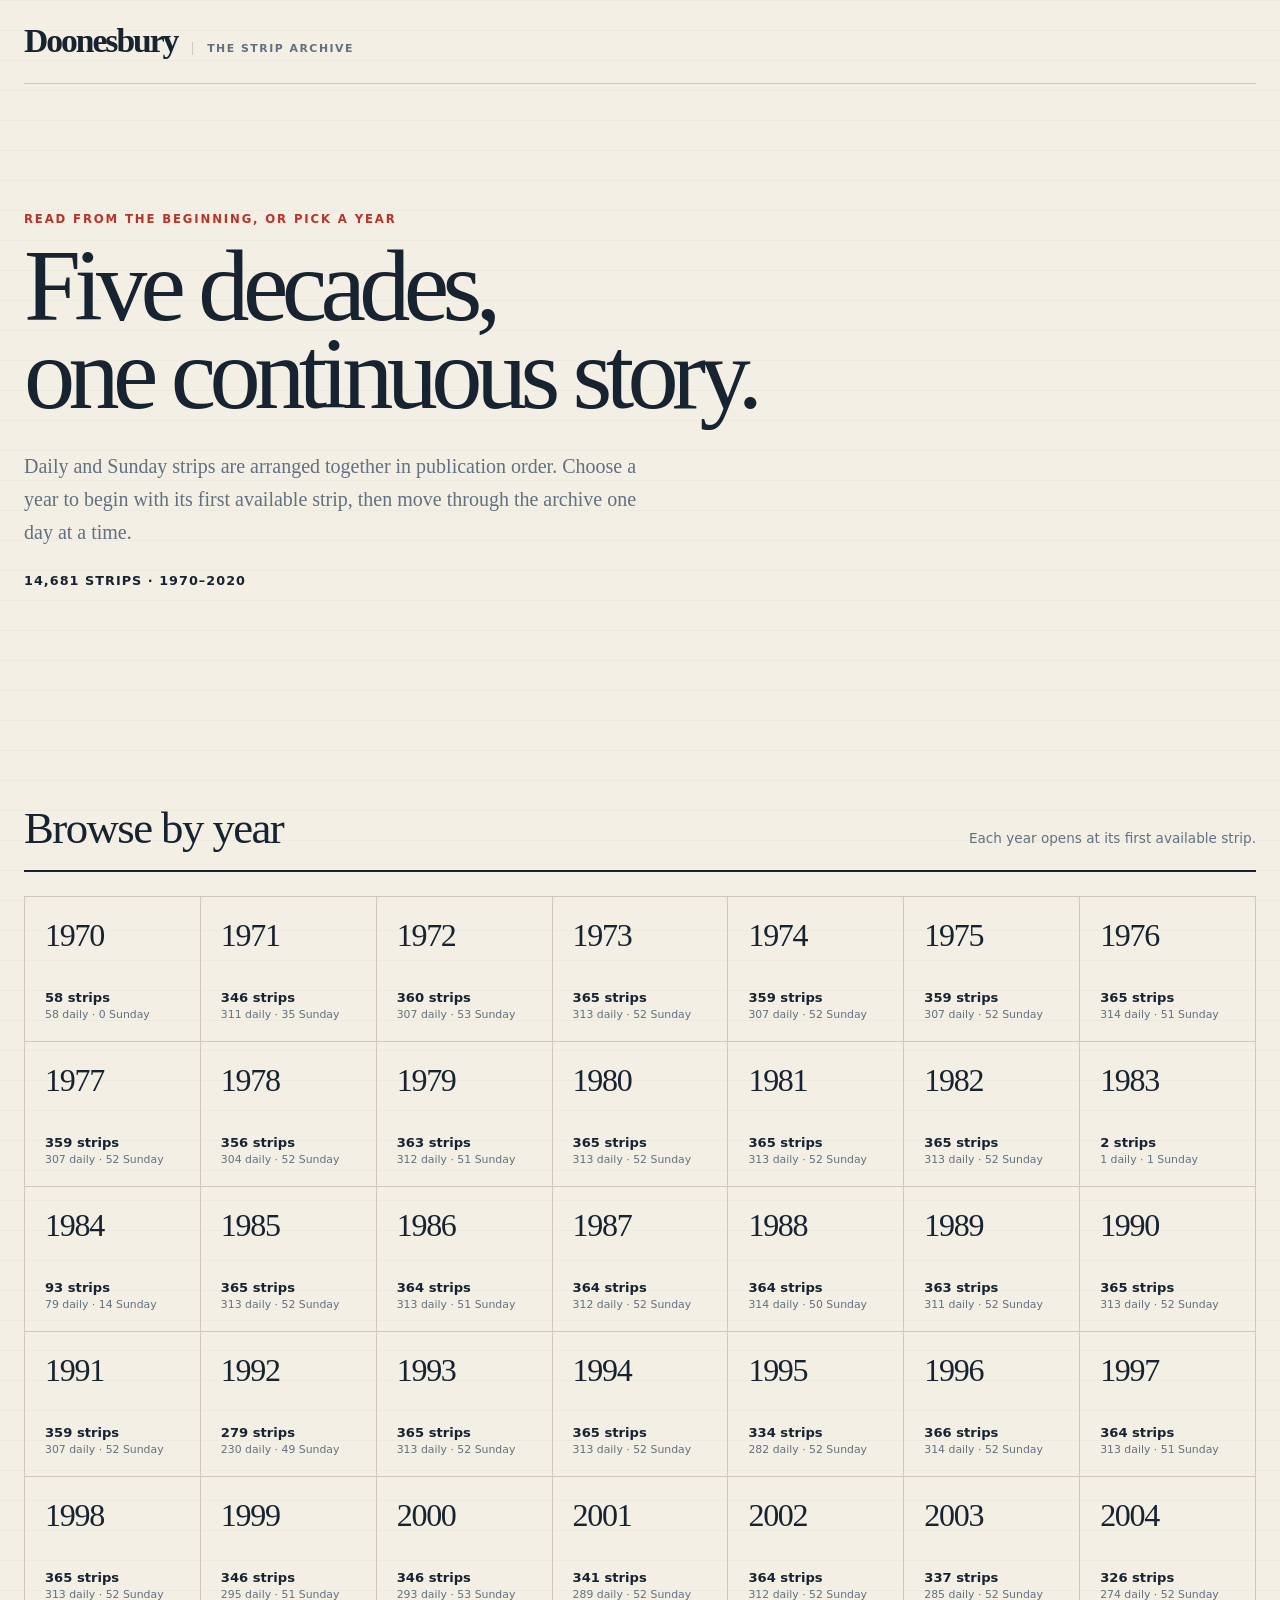
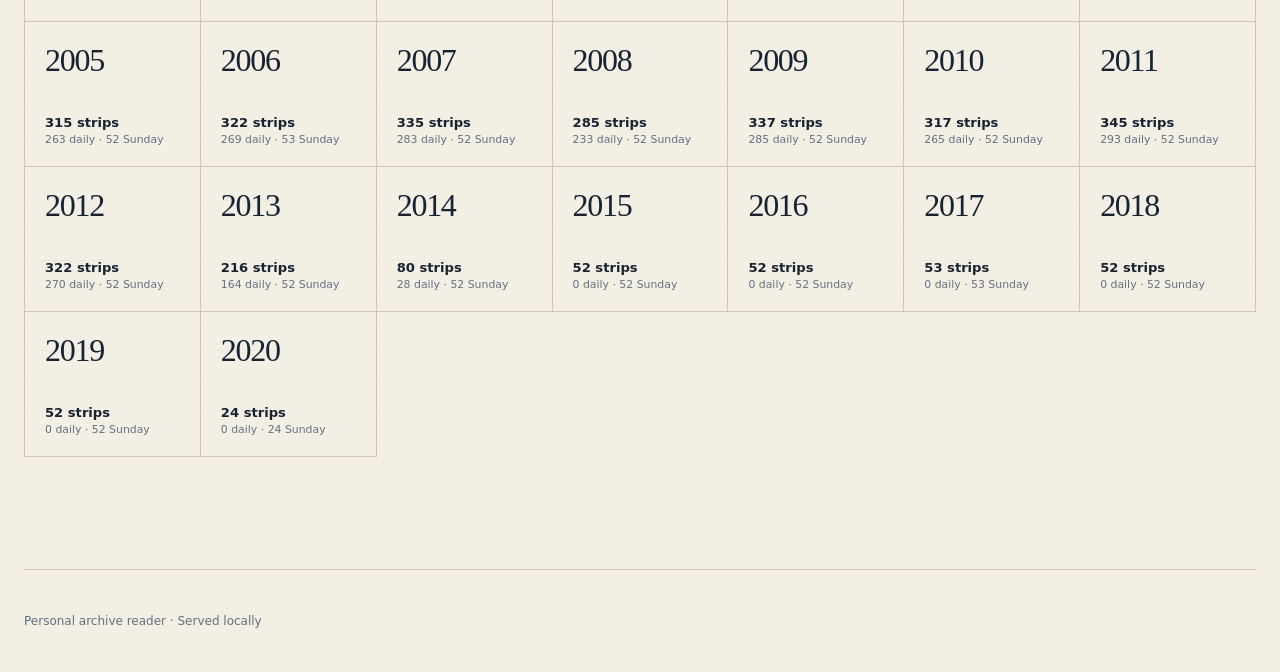
<file: index.html>
<!doctype html>
<html lang="en">
  <head>
    <meta charset="utf-8">
    <meta name="viewport" content="width=device-width, initial-scale=1">
    <meta name="description" content="Browse the Doonesbury comic strip archive by year.">
    <title>Doonesbury Archive</title>
    <link rel="icon" href="assets/favicon.svg" type="image/svg+xml">
    <link rel="stylesheet" href="assets/styles.css">
    <script type="module" src="assets/index.js"></script>
  </head>
  <body class="index-page">
    <header class="site-header">
      <a class="wordmark" href="index.html" aria-label="Doonesbury Archive home">
        <span class="wordmark__title">Doonesbury</span>
        <span class="wordmark__subtitle">The strip archive</span>
      </a>
    </header>

    <main class="index-main">
      <section class="intro" aria-labelledby="archive-title">
        <p class="eyebrow">Read from the beginning, or pick a year</p>
        <h1 id="archive-title">Five decades,<br>one continuous story.</h1>
        <p class="intro__copy">
          Daily and Sunday strips are arranged together in publication order. Choose a year to begin
          with its first available strip, then move through the archive one day at a time.
        </p>
        <p class="archive-summary" id="archive-summary" aria-live="polite">Loading archive…</p>
      </section>

      <aside class="resume-panel" id="resume-panel" hidden>
        <div>
          <p class="eyebrow">Welcome back</p>
          <h2>Continue where you left off</h2>
          <p id="resume-detail"></p>
        </div>
        <a class="button button--primary" id="resume-link" href="viewer.html">Resume reading <span aria-hidden="true">→</span></a>
      </aside>

      <section class="years-section" aria-labelledby="years-title">
        <div class="section-heading">
          <h2 id="years-title">Browse by year</h2>
          <p>Each year opens at its first available strip.</p>
        </div>
        <div class="year-grid" id="year-grid" aria-live="polite"></div>
        <p class="error-panel" id="page-error" role="alert" hidden></p>
      </section>
    </main>

    <footer class="site-footer">
      <p>Personal archive reader · Served locally</p>
    </footer>
  </body>
</html>
</file>
<file: assets/styles.css>
:root {
  --paper: #f3efe4;
  --paper-light: #fbf9f3;
  --ink: #182331;
  --ink-muted: #637080;
  --line: #cfc8b8;
  --accent: #bb3228;
  --accent-dark: #8f211b;
  --sunday: #b87720;
  --shadow: 0 18px 50px rgba(24, 35, 49, 0.12);
  --radius: 5px;
  --content-width: 1440px;
  --text-width: 760px;
  --space-1: 0.5rem;
  --space-2: 1rem;
  --space-3: 1.5rem;
  --space-4: 2rem;
  --space-5: 3rem;
  --space-6: 5rem;
  color-scheme: light;
  font-family: Inter, ui-sans-serif, system-ui, -apple-system, BlinkMacSystemFont, "Segoe UI", sans-serif;
  font-synthesis: none;
}

* {
  box-sizing: border-box;
}

html {
  min-width: 320px;
  background: var(--paper);
}

body {
  min-height: 100vh;
  margin: 0;
  color: var(--ink);
  background:
    linear-gradient(rgba(24, 35, 49, 0.025) 1px, transparent 1px),
    var(--paper);
  background-size: 100% 30px;
}

a {
  color: inherit;
}

button,
a {
  -webkit-tap-highlight-color: transparent;
}

button:focus-visible,
a:focus-visible {
  outline: 3px solid rgba(187, 50, 40, 0.36);
  outline-offset: 4px;
}

[hidden] {
  display: none !important;
}

.site-header {
  display: flex;
  align-items: center;
  justify-content: space-between;
  width: min(calc(100% - 3rem), var(--content-width));
  margin: 0 auto;
  padding: 1.4rem 0;
  border-bottom: 1px solid var(--line);
}

.wordmark {
  display: inline-flex;
  align-items: baseline;
  gap: 0.9rem;
  text-decoration: none;
}

.wordmark__title {
  font-family: Georgia, "Times New Roman", serif;
  font-size: clamp(1.55rem, 3vw, 2.1rem);
  font-weight: 700;
  letter-spacing: -0.06em;
}

.wordmark__subtitle {
  padding-left: 0.9rem;
  border-left: 1px solid var(--line);
  color: var(--ink-muted);
  font-size: 0.68rem;
  font-weight: 750;
  letter-spacing: 0.14em;
  text-transform: uppercase;
}

.index-main {
  width: min(calc(100% - 3rem), var(--content-width));
  margin: 0 auto;
}

.intro {
  max-width: 900px;
  padding: clamp(4.5rem, 10vw, 8rem) 0 clamp(4rem, 8vw, 7rem);
}

.eyebrow {
  margin: 0 0 var(--space-2);
  color: var(--accent);
  font-size: 0.73rem;
  font-weight: 800;
  letter-spacing: 0.16em;
  text-transform: uppercase;
}

.intro h1 {
  max-width: 840px;
  margin: 0;
  font-family: Georgia, "Times New Roman", serif;
  font-size: clamp(3.2rem, 8vw, 7.8rem);
  font-weight: 500;
  letter-spacing: -0.065em;
  line-height: 0.86;
}

.intro__copy {
  max-width: 630px;
  margin: var(--space-4) 0 0;
  color: var(--ink-muted);
  font-family: Georgia, "Times New Roman", serif;
  font-size: clamp(1.05rem, 2vw, 1.25rem);
  line-height: 1.65;
}

.archive-summary {
  margin: var(--space-3) 0 0;
  font-size: 0.8rem;
  font-weight: 800;
  letter-spacing: 0.08em;
  text-transform: uppercase;
}

.resume-panel {
  display: flex;
  align-items: center;
  justify-content: space-between;
  gap: var(--space-4);
  padding: clamp(1.5rem, 4vw, 2.75rem);
  color: var(--paper-light);
  background: var(--ink);
  border-radius: var(--radius);
  box-shadow: var(--shadow);
}

.resume-panel .eyebrow {
  color: #ed7b70;
}

.resume-panel h2 {
  margin: 0 0 var(--space-1);
  font-family: Georgia, "Times New Roman", serif;
  font-size: clamp(1.6rem, 3vw, 2.2rem);
  font-weight: 500;
}

.resume-panel p:last-child {
  margin: 0;
  color: #b9c1c9;
}

.button {
  display: inline-flex;
  align-items: center;
  justify-content: center;
  gap: 0.8rem;
  min-height: 48px;
  padding: 0.8rem 1.15rem;
  border: 1px solid transparent;
  border-radius: var(--radius);
  font: inherit;
  font-size: 0.86rem;
  font-weight: 750;
  text-decoration: none;
  cursor: pointer;
  transition: background 150ms ease, border-color 150ms ease, color 150ms ease, transform 150ms ease;
}

.button--primary {
  flex: 0 0 auto;
  color: white;
  background: var(--accent);
}

.button--primary:hover {
  background: #d14439;
  transform: translateY(-1px);
}

.years-section {
  padding: clamp(4rem, 9vw, 7rem) 0;
}

.section-heading {
  display: flex;
  align-items: baseline;
  justify-content: space-between;
  gap: var(--space-3);
  margin-bottom: var(--space-3);
  padding-bottom: var(--space-2);
  border-bottom: 2px solid var(--ink);
}

.section-heading h2 {
  margin: 0;
  font-family: Georgia, "Times New Roman", serif;
  font-size: clamp(1.8rem, 4vw, 2.8rem);
  font-weight: 500;
  letter-spacing: -0.035em;
}

.section-heading p {
  margin: 0;
  color: var(--ink-muted);
  font-size: 0.85rem;
}

.year-grid {
  display: grid;
  grid-template-columns: repeat(auto-fill, minmax(170px, 1fr));
  border-top: 1px solid var(--line);
  border-left: 1px solid var(--line);
}

.year-card {
  display: flex;
  min-height: 145px;
  padding: 1.25rem;
  flex-direction: column;
  border-right: 1px solid var(--line);
  border-bottom: 1px solid var(--line);
  text-decoration: none;
  transition: color 150ms ease, background 150ms ease, transform 150ms ease;
}

.year-card strong {
  margin-bottom: auto;
  font-family: Georgia, "Times New Roman", serif;
  font-size: 2rem;
  font-weight: 500;
  letter-spacing: -0.04em;
}

.year-card span {
  font-size: 0.82rem;
  font-weight: 750;
}

.year-card small {
  margin-top: 0.2rem;
  color: var(--ink-muted);
  font-size: 0.68rem;
}

.year-card:hover {
  position: relative;
  z-index: 1;
  color: white;
  background: var(--accent);
  transform: translateY(-3px);
}

.year-card:hover small {
  color: rgba(255, 255, 255, 0.75);
}

.site-footer {
  width: min(calc(100% - 3rem), var(--content-width));
  margin: 0 auto;
  padding: var(--space-4) 0;
  border-top: 1px solid var(--line);
  color: var(--ink-muted);
  font-size: 0.75rem;
}

.index-link {
  display: inline-flex;
  align-items: center;
  gap: 0.45rem;
  color: var(--ink-muted);
  font-size: 0.8rem;
  font-weight: 750;
  text-decoration: none;
}

.index-link:hover {
  color: var(--accent);
}

.viewer-main {
  width: min(calc(100% - 3rem), var(--content-width));
  margin: 0 auto;
  padding: clamp(2rem, 6vw, 5rem) 0 3rem;
}

.loading-message {
  color: var(--ink-muted);
  text-align: center;
}

.reader-notice,
.error-panel {
  margin: 0 0 var(--space-3);
  padding: 0.9rem 1rem;
  border-left: 4px solid var(--accent);
  color: var(--accent-dark);
  background: #f5ddd7;
  font-size: 0.9rem;
}

.strip-header {
  display: flex;
  align-items: flex-end;
  justify-content: space-between;
  gap: var(--space-3);
  margin-bottom: var(--space-2);
}

.strip-header h1 {
  margin: 0.4rem 0 0;
  font-family: Georgia, "Times New Roman", serif;
  font-size: clamp(1.8rem, 5vw, 3.7rem);
  font-weight: 500;
  letter-spacing: -0.045em;
  line-height: 1;
}

.strip-type {
  display: inline-block;
  color: var(--accent);
  font-size: 0.68rem;
  font-weight: 850;
  letter-spacing: 0.14em;
  text-transform: uppercase;
}

.strip-type--sunday {
  color: var(--sunday);
}

.reader-progress {
  margin: 0;
  color: var(--ink-muted);
  font-size: 0.76rem;
  font-variant-numeric: tabular-nums;
}

.strip-description {
  max-width: var(--text-width);
  min-height: 1.5em;
  margin: 0 0 var(--space-3);
  color: var(--ink-muted);
  font-family: Georgia, "Times New Roman", serif;
  font-size: 1rem;
  line-height: 1.5;
}

.strip-description .doones-character,
.strip-description .real-person {
  color: var(--ink);
  font-weight: 700;
}

.strip-frame {
  display: grid;
  min-height: 260px;
  margin: 0;
  padding: clamp(0.5rem, 1.5vw, 1.25rem);
  place-items: center;
  overflow: hidden;
  background: white;
  border: 1px solid #dedbd2;
  border-radius: var(--radius);
  box-shadow: var(--shadow);
}

.strip-frame img {
  display: block;
  width: auto;
  max-width: 100%;
  height: auto;
  max-height: calc(100vh - 260px);
  object-fit: contain;
  opacity: 1;
  transition: opacity 120ms ease;
}

.strip-frame img.is-loading {
  opacity: 0.28;
}

.reader-navigation {
  display: grid;
  grid-template-columns: 1fr auto 1fr;
  align-items: center;
  gap: var(--space-3);
  margin-top: var(--space-3);
}

.reader-navigation > p {
  margin: 0;
  color: var(--ink-muted);
  font-size: 0.72rem;
}

kbd {
  display: inline-grid;
  min-width: 1.55rem;
  min-height: 1.55rem;
  margin: 0 0.1rem;
  padding: 0.1rem 0.3rem;
  place-items: center;
  border: 1px solid var(--line);
  border-bottom-width: 2px;
  border-radius: 4px;
  color: var(--ink);
  background: var(--paper-light);
  font-family: inherit;
  font-size: 0.68rem;
}

.button--navigation {
  justify-self: start;
  min-width: 165px;
  padding: 0.7rem 1rem;
  border-color: var(--line);
  color: var(--ink);
  background: transparent;
  text-align: left;
}

.button--navigation small {
  display: block;
  margin-bottom: 0.15rem;
  color: var(--ink-muted);
  font-size: 0.62rem;
  letter-spacing: 0.08em;
  text-transform: uppercase;
}

.button--navigation:hover:not(:disabled) {
  color: white;
  background: var(--ink);
  border-color: var(--ink);
}

.button--navigation:hover:not(:disabled) small {
  color: #b9c1c9;
}

.button--navigation:disabled {
  opacity: 0.35;
  cursor: not-allowed;
}

.button--next {
  justify-self: end;
  text-align: right;
}

@media (max-width: 680px) {
  :root {
    --space-6: 3.5rem;
  }

  .site-header,
  .index-main,
  .viewer-main,
  .site-footer {
    width: min(calc(100% - 2rem), var(--content-width));
  }

  .wordmark__subtitle {
    display: none;
  }

  .intro {
    padding-top: 4rem;
  }

  .resume-panel,
  .section-heading {
    align-items: flex-start;
    flex-direction: column;
  }

  .resume-panel .button {
    width: 100%;
  }

  .year-grid {
    grid-template-columns: repeat(2, minmax(0, 1fr));
  }

  .year-card {
    min-height: 130px;
  }

  .strip-header {
    align-items: flex-start;
    flex-direction: column;
  }

  .strip-frame {
    min-height: 180px;
  }

  .strip-frame img {
    max-height: none;
  }

  .reader-navigation {
    grid-template-columns: 1fr 1fr;
    gap: var(--space-2);
  }

  .reader-navigation > p {
    display: none;
  }

  .button--navigation {
    width: 100%;
    min-width: 0;
  }
}

@media (prefers-reduced-motion: reduce) {
  *,
  *::before,
  *::after {
    scroll-behavior: auto !important;
    transition-duration: 0.01ms !important;
  }
}
</file>
